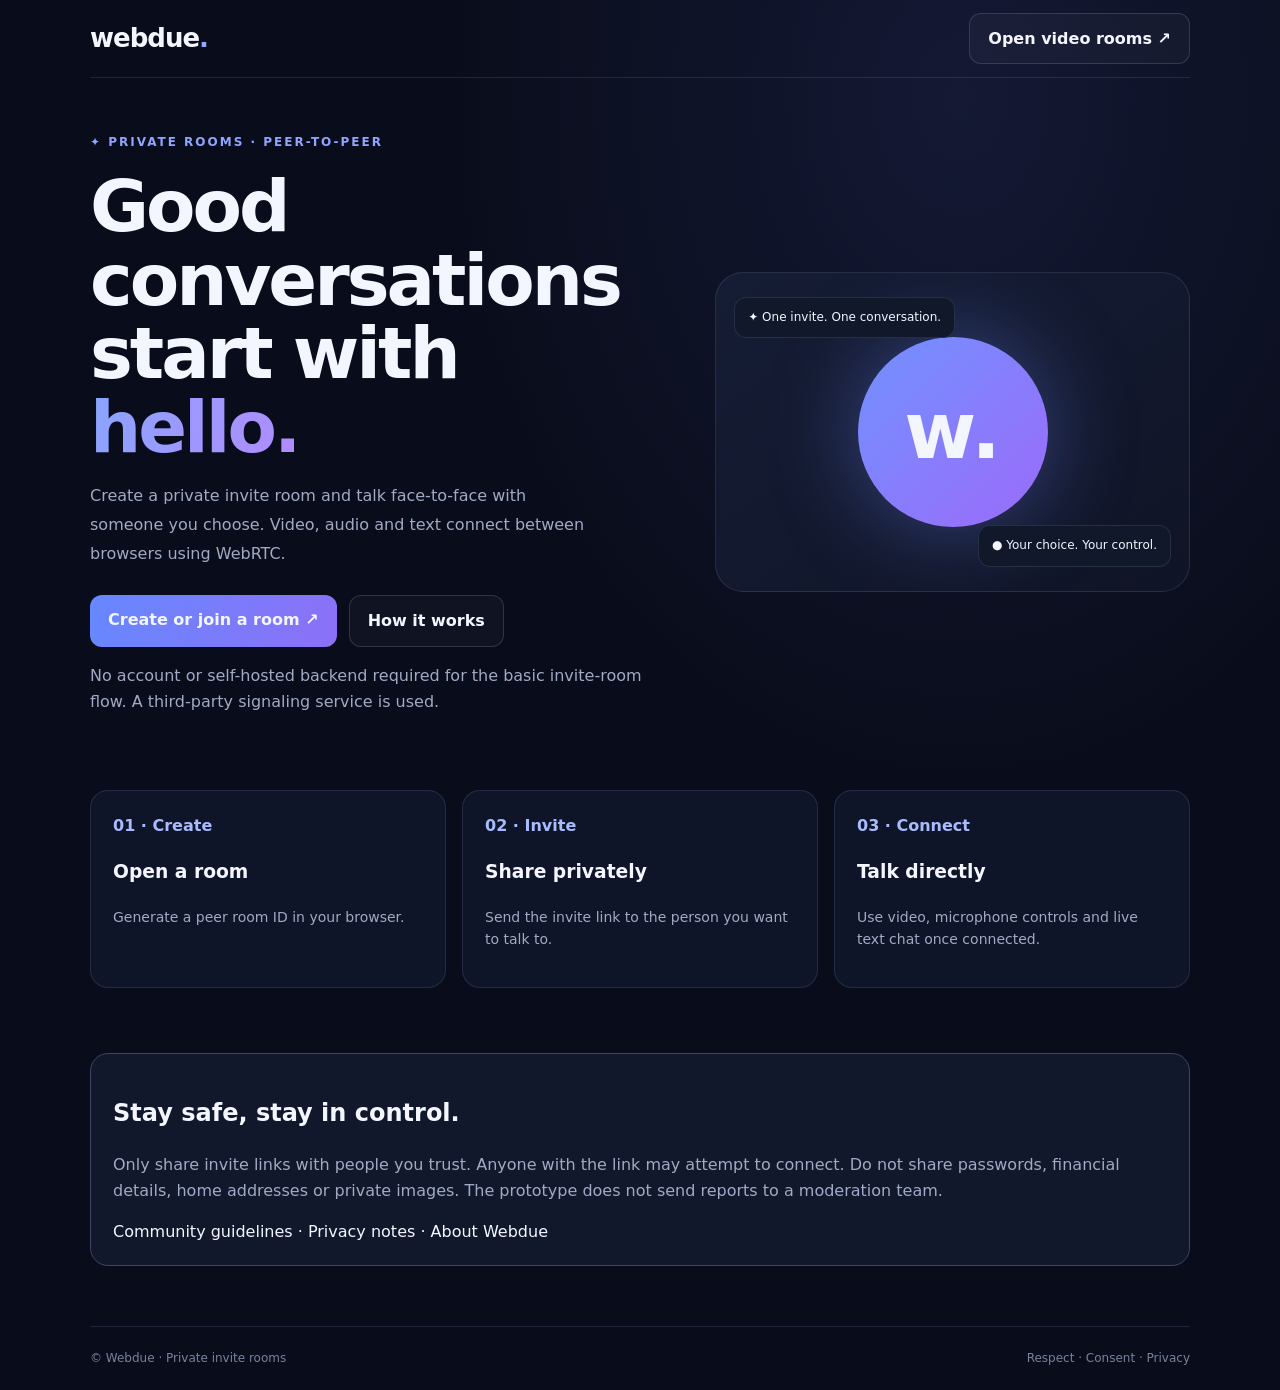
<file: index.html>
<!doctype html>
<html lang="en"><head><meta charset="utf-8"><meta name="viewport" content="width=device-width,initial-scale=1"><meta name="theme-color" content="#090d1b"><title>Webdue — Private video rooms</title>
<style>
:root{color-scheme:dark;--bg:#090d1b;--muted:#a0aac4;--line:#a6b7eb24}*{box-sizing:border-box}body{margin:0;background:radial-gradient(ellipse at 75% 7%,#4d52b32a,transparent 38%),var(--bg);color:#f4f6ff;font:16px/1.6 system-ui,-apple-system,Segoe UI,sans-serif}a{color:inherit;text-decoration:none}.wrap{width:min(1100px,92%);margin:auto}.top{height:78px;display:flex;align-items:center;justify-content:space-between;border-bottom:1px solid var(--line)}.brand{font-size:26px;font-weight:850;letter-spacing:-1px}.brand b{color:#91a8ff}.muted{color:var(--muted)}.hero{min-height:510px;display:grid;grid-template-columns:1.1fr .9fr;align-items:center;gap:45px;padding:55px 0}.eyebrow{font-size:12px;letter-spacing:2px;color:#91a4ff;font-weight:800}.hero h1{font-size:clamp(42px,6vw,72px);line-height:1.02;letter-spacing:-3px;margin:18px 0}.hero h1 span{background:linear-gradient(100deg,#8aa4ff,#b18bff);color:transparent;background-clip:text}.lead{color:var(--muted);max-width:510px;line-height:1.8}.actions{display:flex;gap:12px;flex-wrap:wrap;margin-top:27px}.btn{display:inline-block;border:1px solid #a6b7eb33;border-radius:12px;padding:12px 18px;font-weight:750;background:#ffffff08}.primary{background:linear-gradient(110deg,#6688ff,#8c70f7);border:0}.art{height:320px;border:1px solid var(--line);border-radius:28px;background:linear-gradient(145deg,#151d35,#101426);display:grid;place-items:center;position:relative;overflow:hidden}.orb{width:190px;height:190px;border-radius:50%;background:linear-gradient(135deg,#7191ff,#9c6bfa);box-shadow:0 0 90px #7189ff66;display:grid;place-items:center;font-size:78px;font-weight:800}.float{position:absolute;background:#10182a;border:1px solid var(--line);padding:10px 13px;border-radius:12px;font-size:12px}.f1{top:24px;left:18px}.f2{right:18px;bottom:24px}.steps{display:grid;grid-template-columns:repeat(3,1fr);gap:16px;margin:5px auto 65px}.step{padding:22px;border:1px solid var(--line);background:#11182bd9;border-radius:18px}.step b{color:#a9baff}.step p{color:var(--muted);font-size:14px}.safety{padding:20px 22px;border:1px solid #3d4564;background:#11182b;border-radius:18px;margin-bottom:60px}.footer{border-top:1px solid var(--line);padding:22px 0;color:#77839e;font-size:12px;display:flex;justify-content:space-between;gap:12px;flex-wrap:wrap}@media(max-width:720px){.hero{grid-template-columns:1fr;padding-top:40px;gap:24px}.art{height:240px}.steps{grid-template-columns:1fr}.hero h1{letter-spacing:-2px}}
</style></head>
<body><header class="top wrap"><a class="brand" href="index.html">webdue<b>.</b></a><a class="btn" href="chat.html">Open video rooms ↗</a></header>
<main class="wrap"><section class="hero"><div><div class="eyebrow">✦ PRIVATE ROOMS · PEER-TO-PEER</div><h1>Good conversations start with <span>hello.</span></h1><p class="lead">Create a private invite room and talk face-to-face with someone you choose. Video, audio and text connect between browsers using WebRTC.</p><div class="actions"><a class="btn primary" href="chat.html">Create or join a room ↗</a><a class="btn" href="#how">How it works</a></div><p class="muted">No account or self-hosted backend required for the basic invite-room flow. A third-party signaling service is used.</p></div><div class="art"><div class="orb">w.</div><div class="float f1">✦ One invite. One conversation.</div><div class="float f2">● Your choice. Your control.</div></div></section>
<section id="how" class="steps"><article class="step"><b>01 · Create</b><h3>Open a room</h3><p>Generate a peer room ID in your browser.</p></article><article class="step"><b>02 · Invite</b><h3>Share privately</h3><p>Send the invite link to the person you want to talk to.</p></article><article class="step"><b>03 · Connect</b><h3>Talk directly</h3><p>Use video, microphone controls and live text chat once connected.</p></article></section>
<section class="safety"><h2>Stay safe, stay in control.</h2><p class="muted">Only share invite links with people you trust. Anyone with the link may attempt to connect. Do not share passwords, financial details, home addresses or private images. The prototype does not send reports to a moderation team.</p><a href="community.html">Community guidelines</a> · <a href="privacy.html">Privacy notes</a> · <a href="about.html">About Webdue</a></section></main>
<footer class="footer wrap"><span>© Webdue · Private invite rooms</span><span>Respect · Consent · Privacy</span></footer></body></html>
</file>
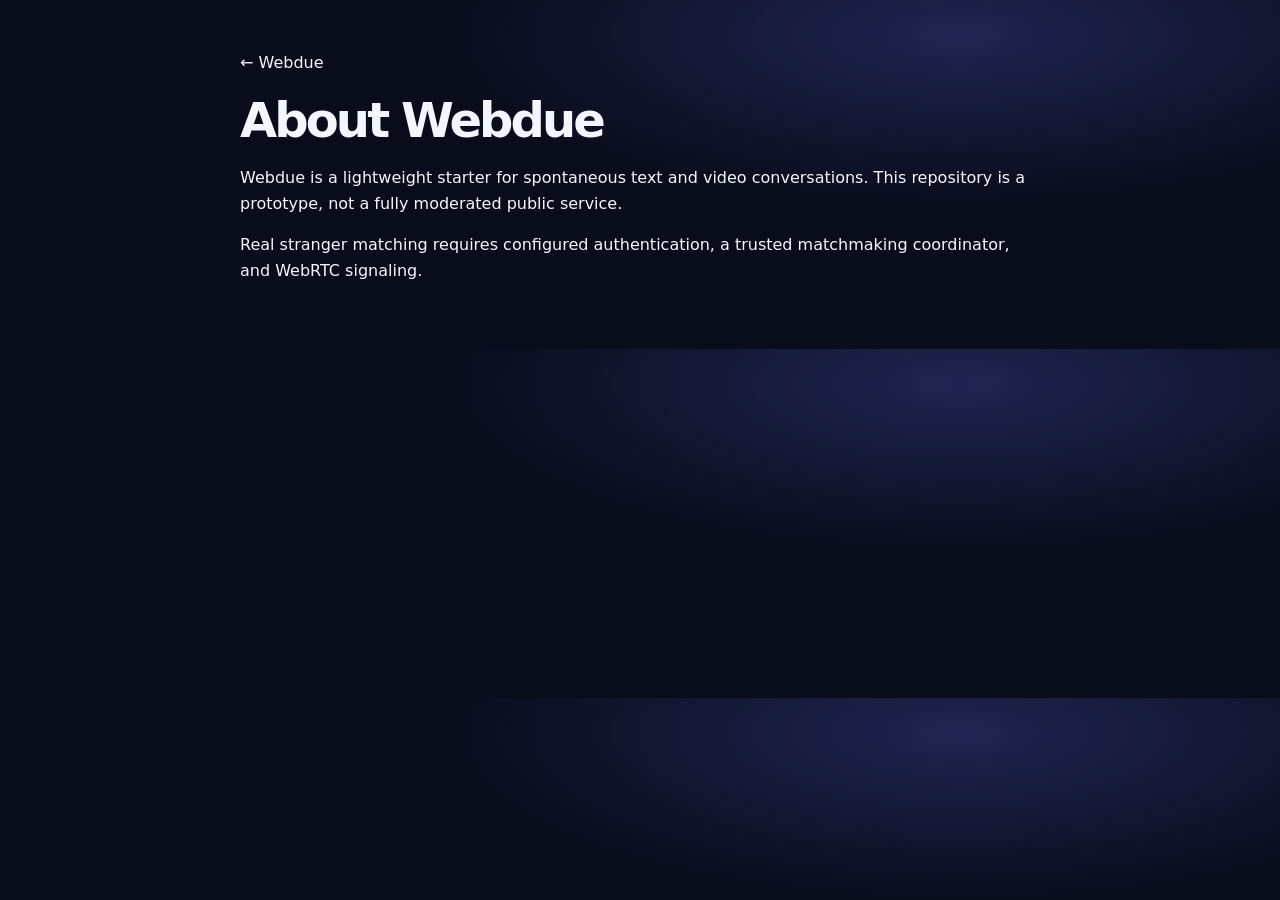
<file: about.html>
<!doctype html><html lang="en"><head><meta charset="utf-8"><meta name="viewport" content="width=device-width,initial-scale=1"><title>About Webdue</title><link rel="stylesheet" href="css/style.css"></head><body><main class="wrap page"><a href="index.html">← Webdue</a><h1>About Webdue</h1><p>Webdue is a lightweight starter for spontaneous text and video conversations. This repository is a prototype, not a fully moderated public service.</p><p>Real stranger matching requires configured authentication, a trusted matchmaking coordinator, and WebRTC signaling.</p></main></body></html>
</file>
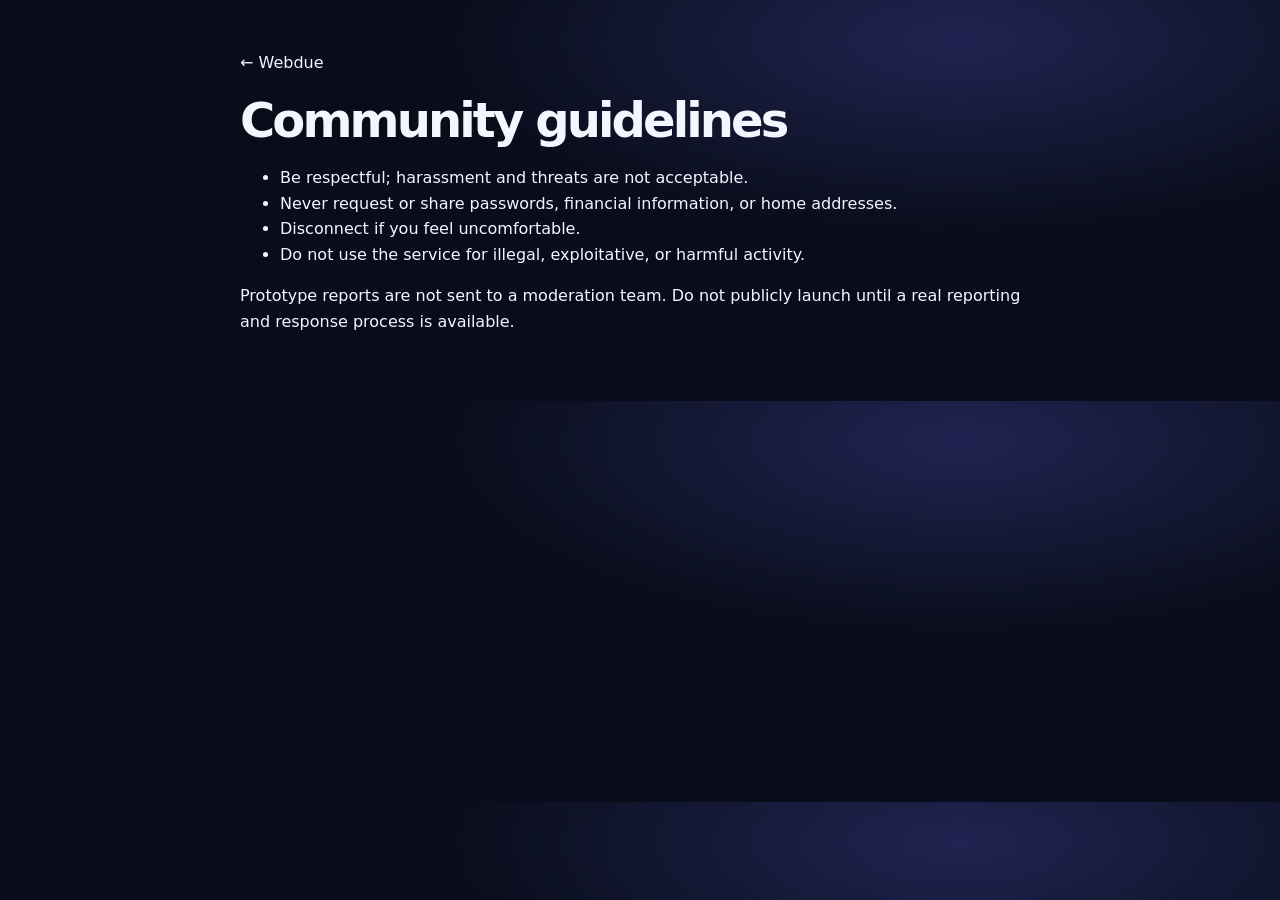
<file: community.html>
<!doctype html><html lang="en"><head><meta charset="utf-8"><meta name="viewport" content="width=device-width,initial-scale=1"><title>Community Guidelines — Webdue</title><link rel="stylesheet" href="css/style.css"></head><body><main class="wrap page"><a href="index.html">← Webdue</a><h1>Community guidelines</h1><ul><li>Be respectful; harassment and threats are not acceptable.</li><li>Never request or share passwords, financial information, or home addresses.</li><li>Disconnect if you feel uncomfortable.</li><li>Do not use the service for illegal, exploitative, or harmful activity.</li></ul><p>Prototype reports are not sent to a moderation team. Do not publicly launch until a real reporting and response process is available.</p></main></body></html>
</file>
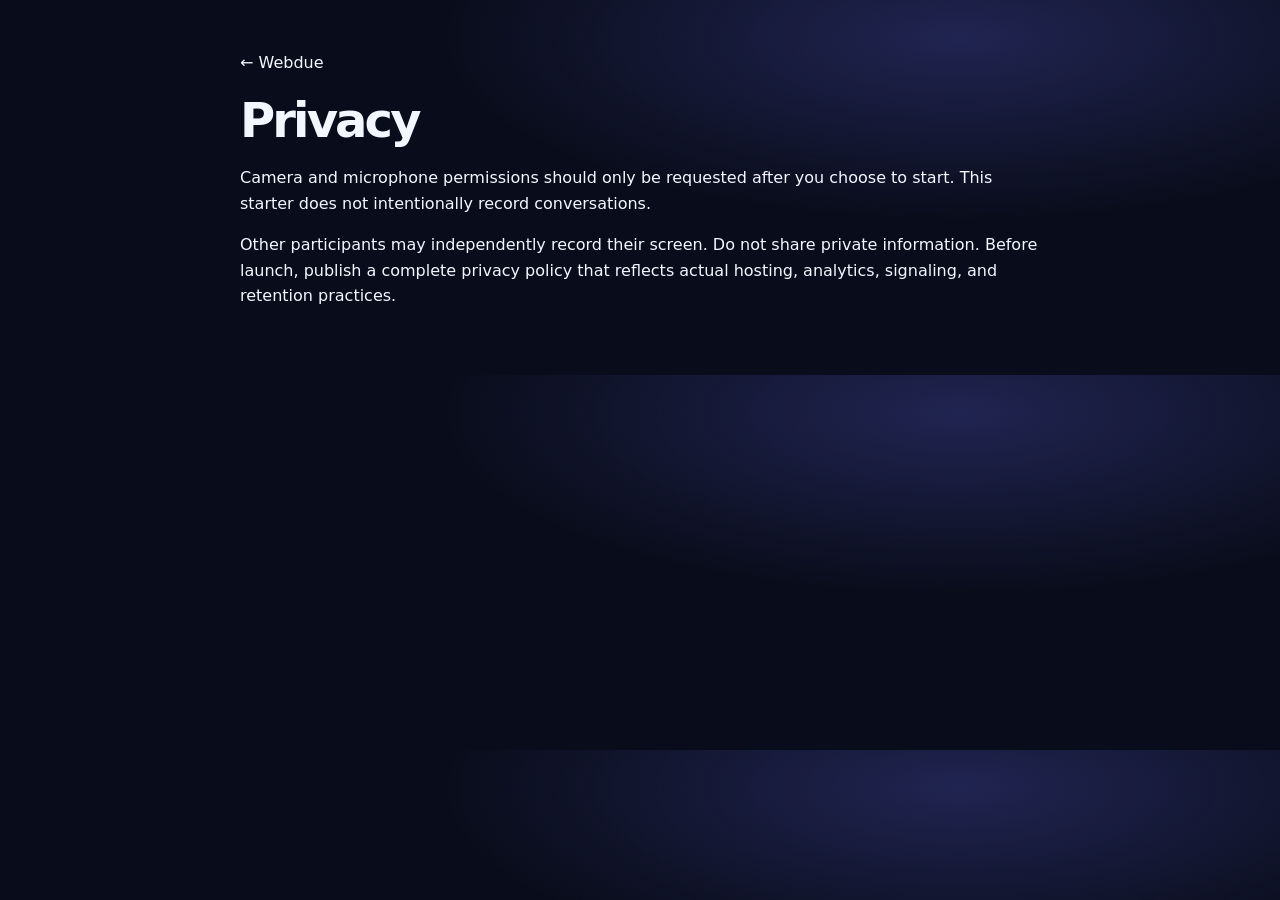
<file: privacy.html>
<!doctype html><html lang="en"><head><meta charset="utf-8"><meta name="viewport" content="width=device-width,initial-scale=1"><title>Privacy — Webdue</title><link rel="stylesheet" href="css/style.css"></head><body><main class="wrap page"><a href="index.html">← Webdue</a><h1>Privacy</h1><p>Camera and microphone permissions should only be requested after you choose to start. This starter does not intentionally record conversations.</p><p>Other participants may independently record their screen. Do not share private information. Before launch, publish a complete privacy policy that reflects actual hosting, analytics, signaling, and retention practices.</p></main></body></html>
</file>
<file: css/style.css>
:root{color-scheme:dark;--bg:#090d1b;--panel:#111a30;--text:#f4f6ff;--muted:#aab5d1;--blue:#64a7ff;--violet:#a88bff}*{box-sizing:border-box}body{margin:0;background:radial-gradient(ellipse at 75% 10%,#202451 0,transparent 38%),var(--bg);color:var(--text);font:16px/1.6 Inter,ui-sans-serif,system-ui,sans-serif}a{color:inherit;text-decoration:none}.wrap{width:min(1120px,92%);margin:auto}.topbar{height:82px;display:flex;align-items:center;justify-content:space-between}.brand{font-size:1.4rem;font-weight:800;letter-spacing:-.05em}.brand-mark{display:inline-grid;place-items:center;background:linear-gradient(135deg,var(--blue),var(--violet));border-radius:12px;width:34px;height:34px;margin-right:9px}.brand-dot,h1 span,h2 span{color:var(--blue)}nav,.footer div{display:flex;gap:24px;align-items:center}nav a,.footer a{color:var(--muted)}.nav-cta,.button{padding:12px 18px;border:1px solid #39476b;border-radius:14px}.hero{min-height:560px;display:grid;grid-template-columns:1fr 1fr;align-items:center;gap:36px;padding-top:50px;padding-bottom:65px}.eyebrow{font-size:.75rem;letter-spacing:.16em;color:#b5c7f5;font-weight:700}.pulse{display:inline-block;width:8px;height:8px;background:#63e5c3;border-radius:50%;margin-right:8px}h1{font-size:clamp(2.8rem,6vw,5rem);line-height:1.03;letter-spacing:-.06em;margin:20px 0}.hero-lead,.section-heading p,.feature-card p,.safety-strip p{color:var(--muted)}.hero-actions{display:flex;gap:12px;flex-wrap:wrap;margin:26px 0}.button{display:inline-block;font-weight:700}.primary{background:linear-gradient(110deg,#397ee8,#8a67f2);border:0}.secondary{background:#151e34}.permission-note{font-size:.88rem;color:var(--muted)}.hero-art{height:360px;position:relative;border:1px solid #2c3656;border-radius:36px;background:linear-gradient(145deg,#1a2748,#11132c);overflow:hidden}.orbit{position:absolute;border:1px solid #6473ba55;border-radius:50%;width:300px;height:300px;left:calc(50% - 150px);top:30px}.orbit-two{transform:scale(.7)}.glow{position:absolute;width:180px;height:180px;background:#776bff66;filter:blur(65px);left:35%;top:25%}.person{position:absolute;top:105px;text-align:center}.person-a{left:22%}.person-b{right:22%}.person-head{width:65px;height:65px;border-radius:50%;background:linear-gradient(135deg,#68b6ff,#7b72ed);margin:auto}.person-body{width:100px;height:125px;border-radius:45px 45px 18px 18px;background:linear-gradient(135deg,#5b8ce7,#6655bc);margin:10px auto}.person-b .person-head,.person-b .person-body{filter:hue-rotate(35deg)}.sparkle{position:absolute;top:-15px;right:-5px;color:#b7e7ff}.connection{position:absolute;top:180px;left:40%;display:flex;gap:10px}.connection span{width:6px;height:6px;border-radius:50%;background:#c2baff}.art-chip{position:absolute;background:#202b49;border:1px solid #48577e;padding:8px 12px;border-radius:12px;font-size:.8rem}.chip-top{top:28px;left:20px}.chip-bottom{bottom:25px;right:22px}.chip-dot{display:inline-block;width:8px;height:8px;border-radius:50%;background:#64a7ff}.stats{display:flex;justify-content:space-around;padding:22px 0;border-block:1px solid #29324c;color:var(--muted)}.stats strong{display:block;color:var(--blue);font-size:1.5rem}.features{padding:85px 0}.section-heading{text-align:center;max-width:600px;margin:0 auto 30px}.section-heading h2{font-size:2.5rem;line-height:1.1}.feature-grid{display:grid;grid-template-columns:repeat(3,1fr);gap:18px}.feature-card{background:#121b30;border:1px solid #293654;border-radius:20px;padding:24px}.feature-icon{font-size:1.6rem;color:var(--blue)}.safety-strip{display:flex;gap:18px;align-items:center;background:#131c31;border:1px solid #2c3858;border-radius:20px;padding:22px;margin-bottom:70px}.safety-strip h3,.safety-strip p{margin:0}.safety-strip a{margin-left:auto;white-space:nowrap;color:#9dbfff}.safety-symbol{font-size:2rem;color:#75dfc0}.footer{display:flex;gap:20px;align-items:center;flex-wrap:wrap;padding:28px 0 40px;color:var(--muted);font-size:.85rem}.footer div{margin-left:auto}.page{padding:50px 0;max-width:800px}.page h1{font-size:3rem}@media(max-width:720px){nav a:not(.nav-cta){display:none}.hero{grid-template-columns:1fr;padding-top:35px}.hero-art{height:300px}.feature-grid{grid-template-columns:1fr}.stats{gap:12px;text-align:center}.safety-strip{align-items:flex-start;flex-wrap:wrap}.safety-strip a{margin-left:0}.footer div{margin-left:0;flex-wrap:wrap}}
</file>
